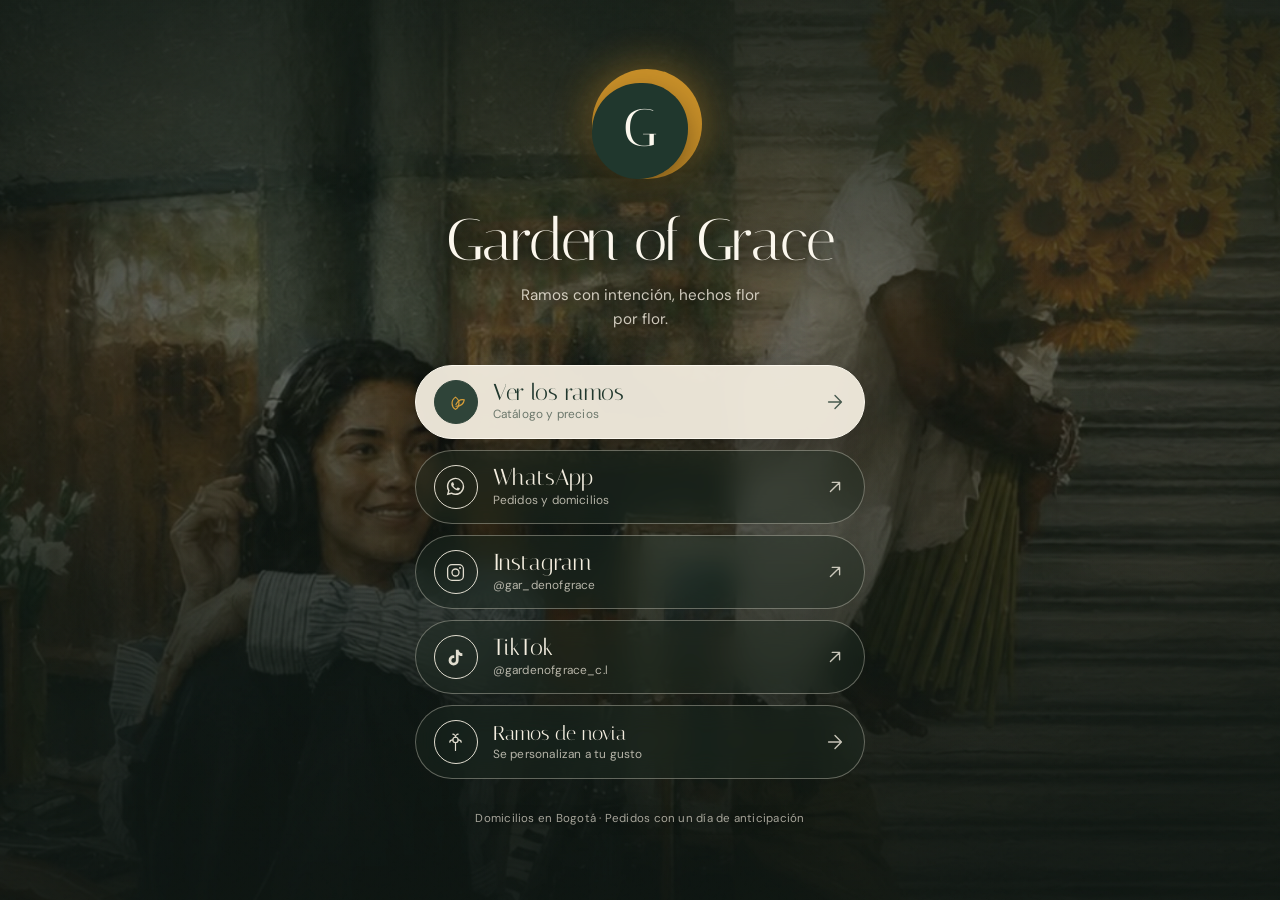
<file: index.html>
<!doctype html>
<html lang="es">
<head>
  <meta charset="UTF-8" />
  <meta name="viewport" content="width=device-width, initial-scale=1.0, viewport-fit=cover" />
  <meta name="theme-color" content="#20372d" />
  <meta name="description" content="Garden of Grace · Ramos con intención. Tienda, WhatsApp, Instagram y TikTok." />
  <title>Garden of Grace</title>
  <link rel="preconnect" href="https://fonts.googleapis.com" />
  <link rel="preconnect" href="https://fonts.gstatic.com" crossorigin />
  <link href="https://fonts.googleapis.com/css2?family=DM+Sans:wght@400;500;600&family=Italiana&display=swap" rel="stylesheet" />
  <link rel="preload" as="image" href="assets/portada.jpg" media="(min-width: 700px)" />
  <link rel="preload" as="image" href="assets/portada-movil.jpg" media="(max-width: 699px)" />
  <link rel="stylesheet" href="entrada.css" />
  <link rel="icon" type="image/svg+xml" href="data:image/svg+xml,%3Csvg xmlns='http://www.w3.org/2000/svg' viewBox='0 0 64 64'%3E%3Crect width='64' height='64' rx='32' fill='%2320372d'/%3E%3Cpath d='M33 47C22 40 21 25 31 17c9 7 10 19 2 30Zm1-10c5-9 12-12 19-10-1 9-8 14-19 14' fill='none' stroke='%23f2ead9' stroke-width='3' stroke-linecap='round'/%3E%3C/svg%3E" />
</head>
<body class="entrada">

  <!-- Fondo: la pintura, con deriva lenta -->
  <div class="lienzo" aria-hidden="true">
    <div class="lienzo-imagen"></div>
    <div class="lienzo-luz"></div>
    <div class="lienzo-velo"></div>
  </div>
  <div class="grano" aria-hidden="true"></div>

  <main class="escena">

    <header class="cabecera">
      <div class="sello">
        <span class="disco-sol" aria-hidden="true"></span>
        <span class="monograma" aria-hidden="true">G</span>
      </div>
      <h1>Garden of Grace</h1>
      <p class="lema">Ramos con intención, hechos flor por flor.</p>
    </header>

    <nav class="accesos" aria-label="Dónde encontrarnos">

      <a class="acceso destacado" href="tienda.html" style="--orden: 1">
        <span class="acceso-icono" aria-hidden="true">
          <svg viewBox="0 0 24 24" fill="none" stroke="currentColor" stroke-width="1.35" stroke-linecap="round" stroke-linejoin="round"><path d="M12 21c-5-3.3-5.5-10.2 0-14 5.5 3.8 5 10.7 0 14Z"/><path d="M12.5 15.5c2.4-4.6 6.2-6.3 9.5-5.3-.6 4.6-4.2 7.2-9.5 7.2"/></svg>
        </span>
        <span class="acceso-texto">
          <span class="acceso-titulo">Ver los ramos</span>
          <span class="acceso-nota">Catálogo y precios</span>
        </span>
        <span class="acceso-flecha" aria-hidden="true">
          <svg viewBox="0 0 24 24" fill="none" stroke="currentColor" stroke-width="1.5" stroke-linecap="round" stroke-linejoin="round"><path d="M5 12h13M12 5l7 7-7 7"/></svg>
        </span>
      </a>

      <a class="acceso" href="https://wa.me/573184531321?text=Hola%20Garden%20of%20Grace%2C%20quiero%20pedir%20un%20ramo" target="_blank" rel="noopener" style="--orden: 2">
        <span class="acceso-icono" aria-hidden="true">
          <svg viewBox="0 0 24 24" fill="currentColor"><path d="M12.04 2c-5.46 0-9.9 4.44-9.9 9.9 0 1.75.46 3.45 1.32 4.95L2.05 22l5.3-1.38a9.87 9.87 0 0 0 4.69 1.19h.01c5.45 0 9.89-4.44 9.89-9.9A9.82 9.82 0 0 0 19.05 5a9.82 9.82 0 0 0-7.01-3Zm0 18.05h-.01a8.2 8.2 0 0 1-4.18-1.15l-.3-.18-3.1.81.83-3.03-.2-.31a8.2 8.2 0 0 1-1.26-4.39 8.24 8.24 0 0 1 14.07-5.82 8.18 8.18 0 0 1 2.42 5.83 8.25 8.25 0 0 1-8.27 8.24Zm4.52-6.17c-.25-.13-1.47-.72-1.69-.81-.23-.08-.39-.12-.56.13-.16.24-.64.8-.78.97-.15.16-.29.18-.53.06-.25-.13-1.05-.39-1.99-1.23-.74-.66-1.23-1.47-1.38-1.71-.14-.25-.01-.38.11-.5.11-.11.25-.29.37-.44.13-.14.17-.25.25-.41.09-.17.04-.31-.02-.44-.06-.12-.56-1.34-.76-1.84-.2-.48-.41-.42-.56-.43h-.48c-.16 0-.43.06-.65.31-.23.25-.86.84-.86 2.05s.88 2.38 1 2.54c.12.17 1.73 2.64 4.19 3.7.59.26 1.04.41 1.4.52.59.19 1.12.16 1.55.1.47-.07 1.46-.6 1.67-1.18.2-.58.2-1.07.14-1.18-.06-.1-.22-.16-.47-.29Z"/></svg>
        </span>
        <span class="acceso-texto">
          <span class="acceso-titulo">WhatsApp</span>
          <span class="acceso-nota">Pedidos y domicilios</span>
        </span>
        <span class="acceso-flecha" aria-hidden="true">
          <svg viewBox="0 0 24 24" fill="none" stroke="currentColor" stroke-width="1.5" stroke-linecap="round" stroke-linejoin="round"><path d="M7 17 17 7M9 7h8v8"/></svg>
        </span>
      </a>

      <a class="acceso" href="https://instagram.com/gar_denofgrace" target="_blank" rel="noopener" style="--orden: 3">
        <span class="acceso-icono" aria-hidden="true">
          <svg viewBox="0 0 24 24" fill="none" stroke="currentColor" stroke-width="1.5"><rect x="3" y="3" width="18" height="18" rx="5"/><circle cx="12" cy="12" r="4"/><circle cx="17.2" cy="6.8" r="1.1" fill="currentColor" stroke="none"/></svg>
        </span>
        <span class="acceso-texto">
          <span class="acceso-titulo">Instagram</span>
          <span class="acceso-nota">@gar_denofgrace</span>
        </span>
        <span class="acceso-flecha" aria-hidden="true">
          <svg viewBox="0 0 24 24" fill="none" stroke="currentColor" stroke-width="1.5" stroke-linecap="round" stroke-linejoin="round"><path d="M7 17 17 7M9 7h8v8"/></svg>
        </span>
      </a>

      <a class="acceso" href="https://www.tiktok.com/@gardenofgrace_c.l" target="_blank" rel="noopener" style="--orden: 4">
        <span class="acceso-icono" aria-hidden="true">
          <svg viewBox="0 0 24 24" fill="currentColor"><path d="M16.6 5.82A4.28 4.28 0 0 1 15.54 3h-3.1v12.4a2.59 2.59 0 0 1-2.6 2.5 2.6 2.6 0 0 1 0-5.2c.27 0 .52.04.76.12v-3.2a5.9 5.9 0 0 0-.76-.05 5.72 5.72 0 1 0 5.72 5.72V9.01a7.35 7.35 0 0 0 4.29 1.38V7.28a4.29 4.29 0 0 1-3.25-1.46Z"/></svg>
        </span>
        <span class="acceso-texto">
          <span class="acceso-titulo">TikTok</span>
          <span class="acceso-nota">@gardenofgrace_c.l</span>
        </span>
        <span class="acceso-flecha" aria-hidden="true">
          <svg viewBox="0 0 24 24" fill="none" stroke="currentColor" stroke-width="1.5" stroke-linecap="round" stroke-linejoin="round"><path d="M7 17 17 7M9 7h8v8"/></svg>
        </span>
      </a>

      <a class="acceso sobrio" href="tienda.html#novias" style="--orden: 5">
        <span class="acceso-icono" aria-hidden="true">
          <svg viewBox="0 0 24 24" fill="none" stroke="currentColor" stroke-width="1.35" stroke-linecap="round" stroke-linejoin="round"><circle cx="12" cy="9" r="3"/><path d="M12 6c0-2 1.4-3.5 3-3.5M12 6c0-2-1.4-3.5-3-3.5M15 9c2 0 3.5 1.2 3.5 2.6M9 9c-2 0-3.5 1.2-3.5 2.6M12 12v9"/></svg>
        </span>
        <span class="acceso-texto">
          <span class="acceso-titulo">Ramos de novia</span>
          <span class="acceso-nota">Se personalizan a tu gusto</span>
        </span>
        <span class="acceso-flecha" aria-hidden="true">
          <svg viewBox="0 0 24 24" fill="none" stroke="currentColor" stroke-width="1.5" stroke-linecap="round" stroke-linejoin="round"><path d="M5 12h13M12 5l7 7-7 7"/></svg>
        </span>
      </a>

    </nav>

    <footer class="pie">
      <p>Domicilios en Bogotá · Pedidos con un día de anticipación</p>
    </footer>

  </main>

</body>
</html>
</file>
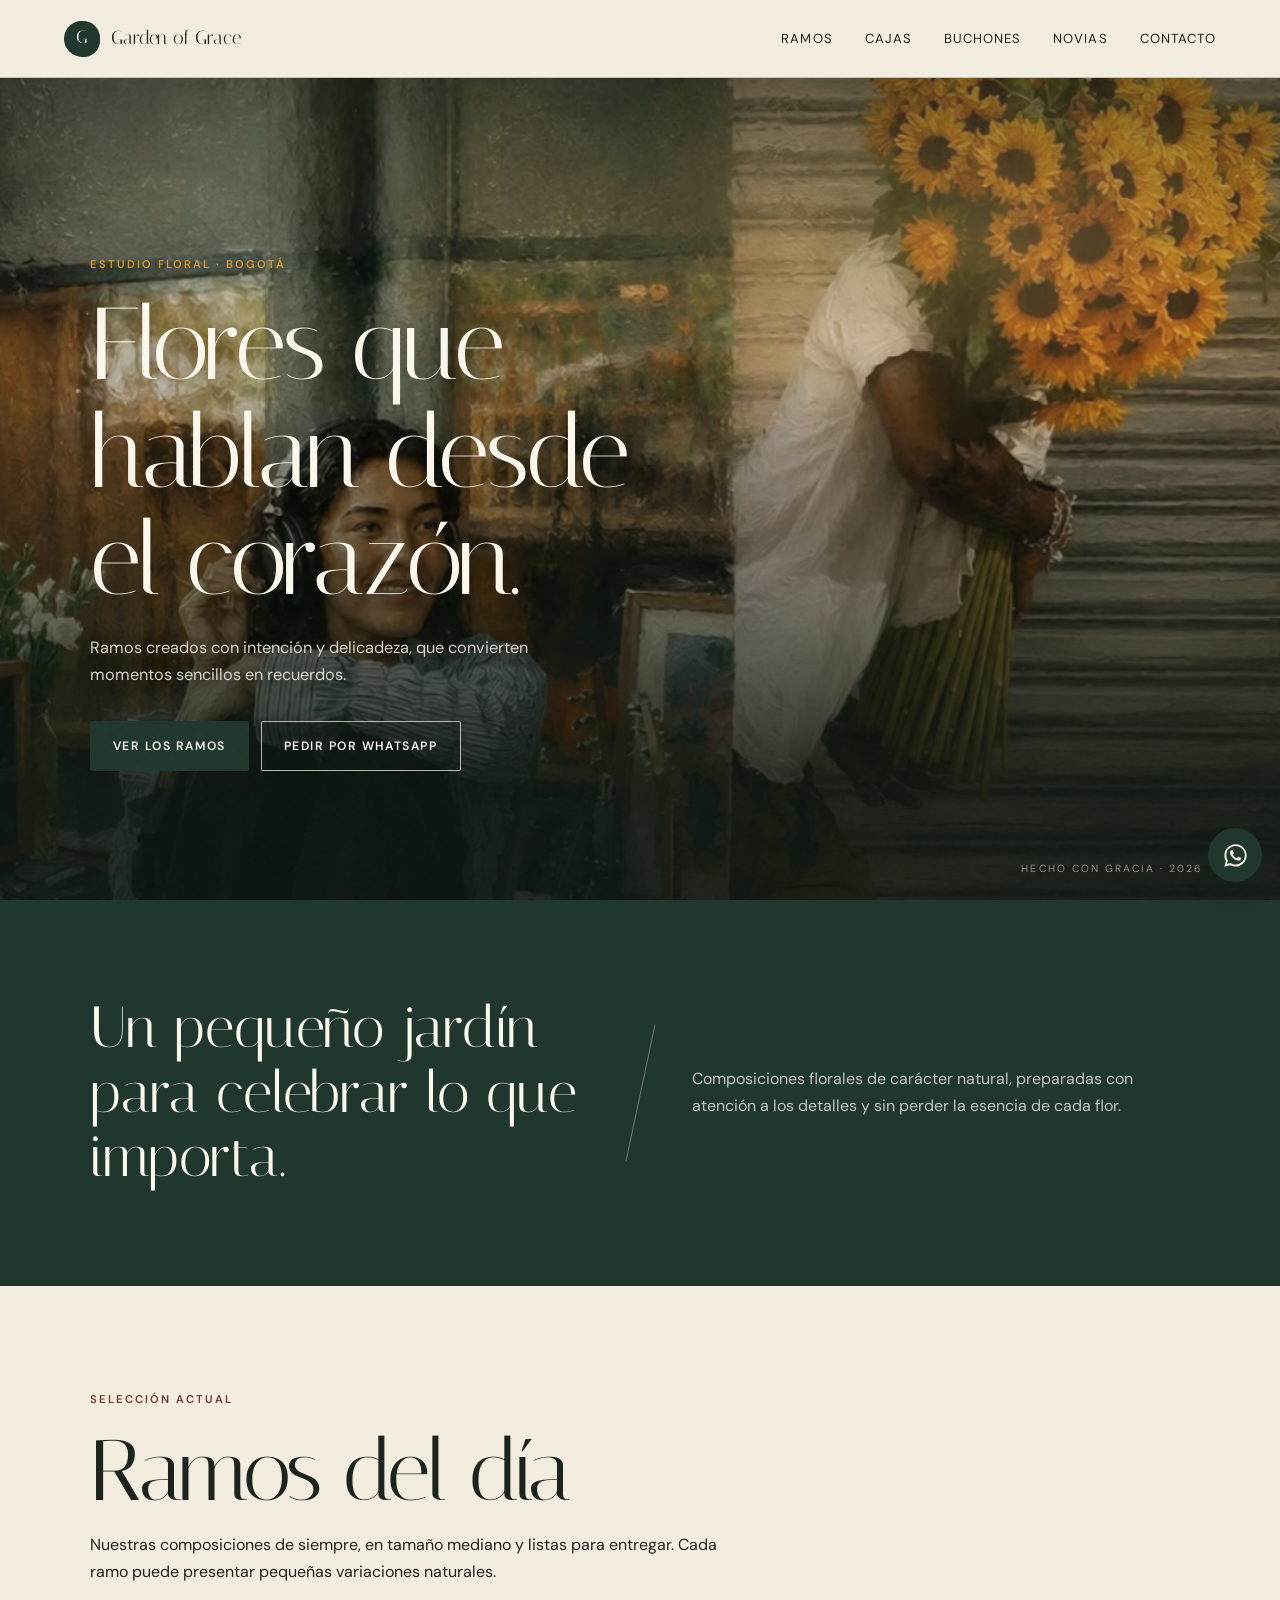
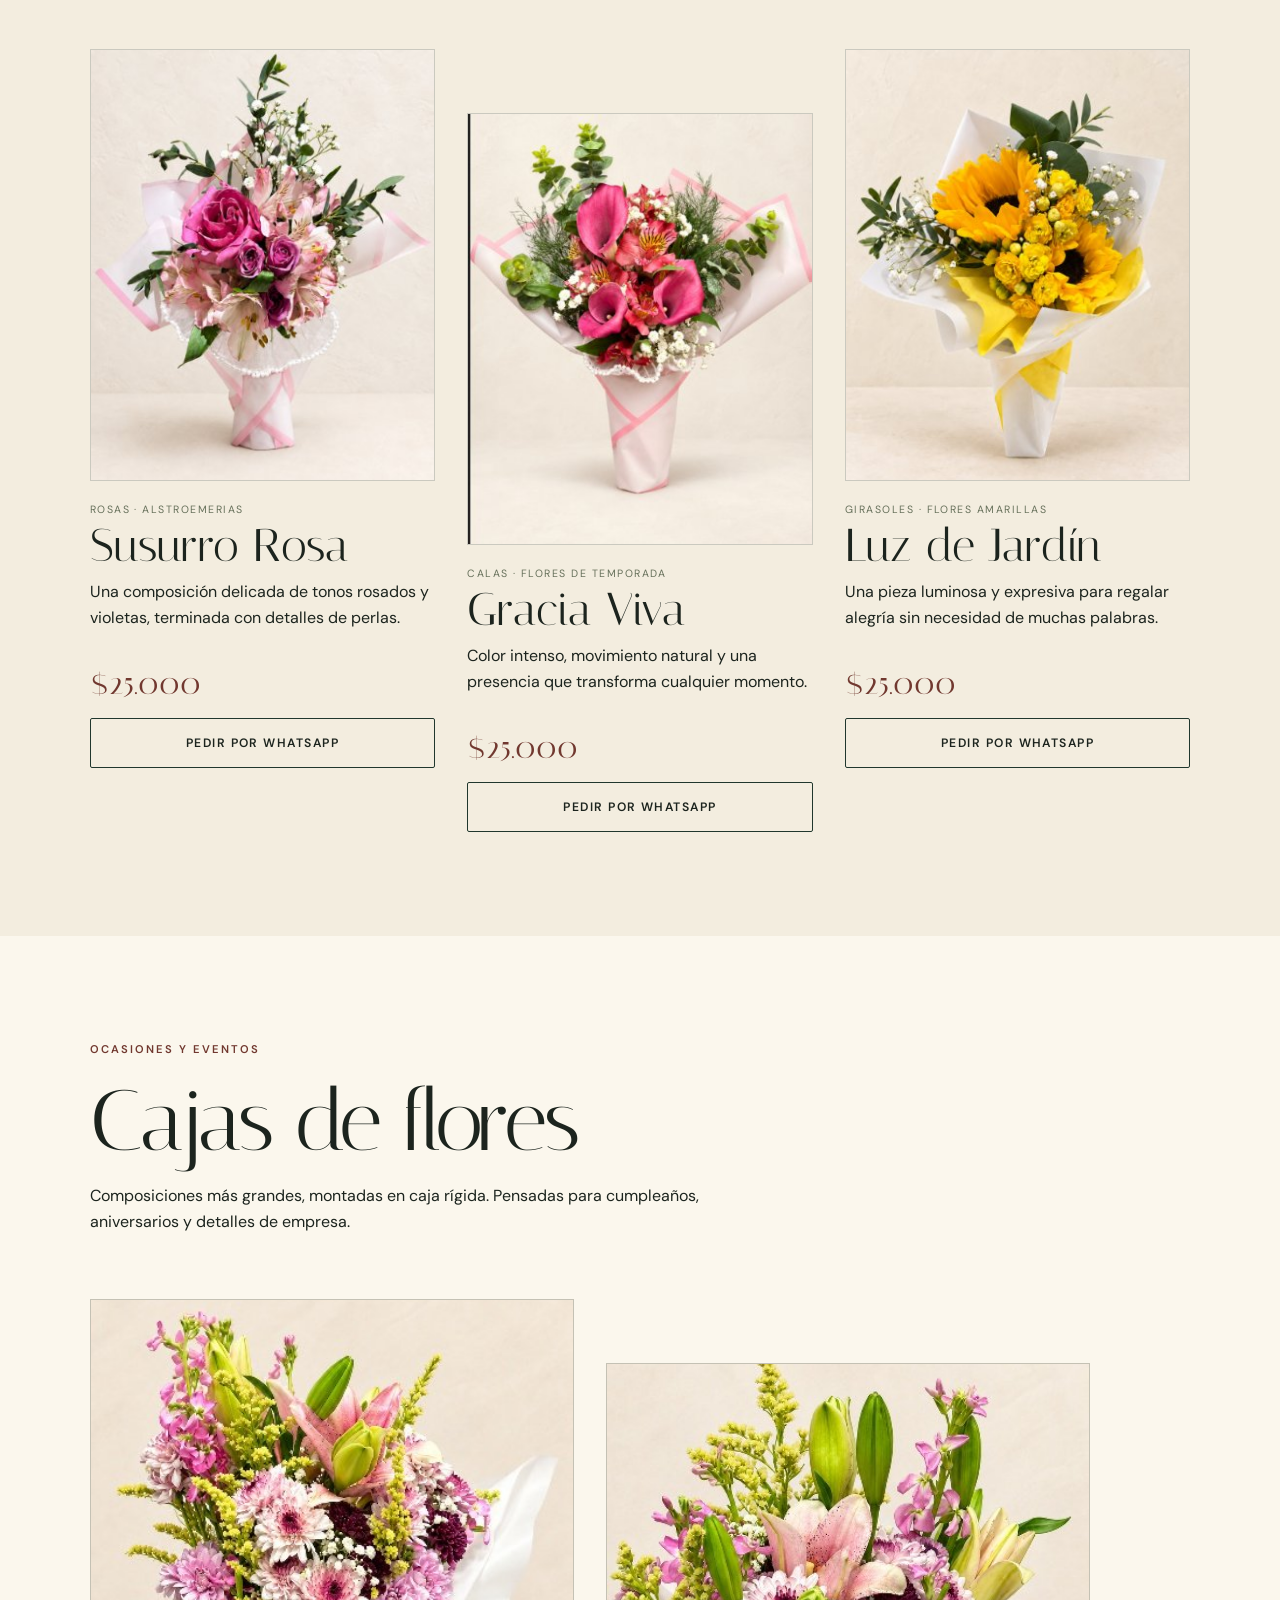
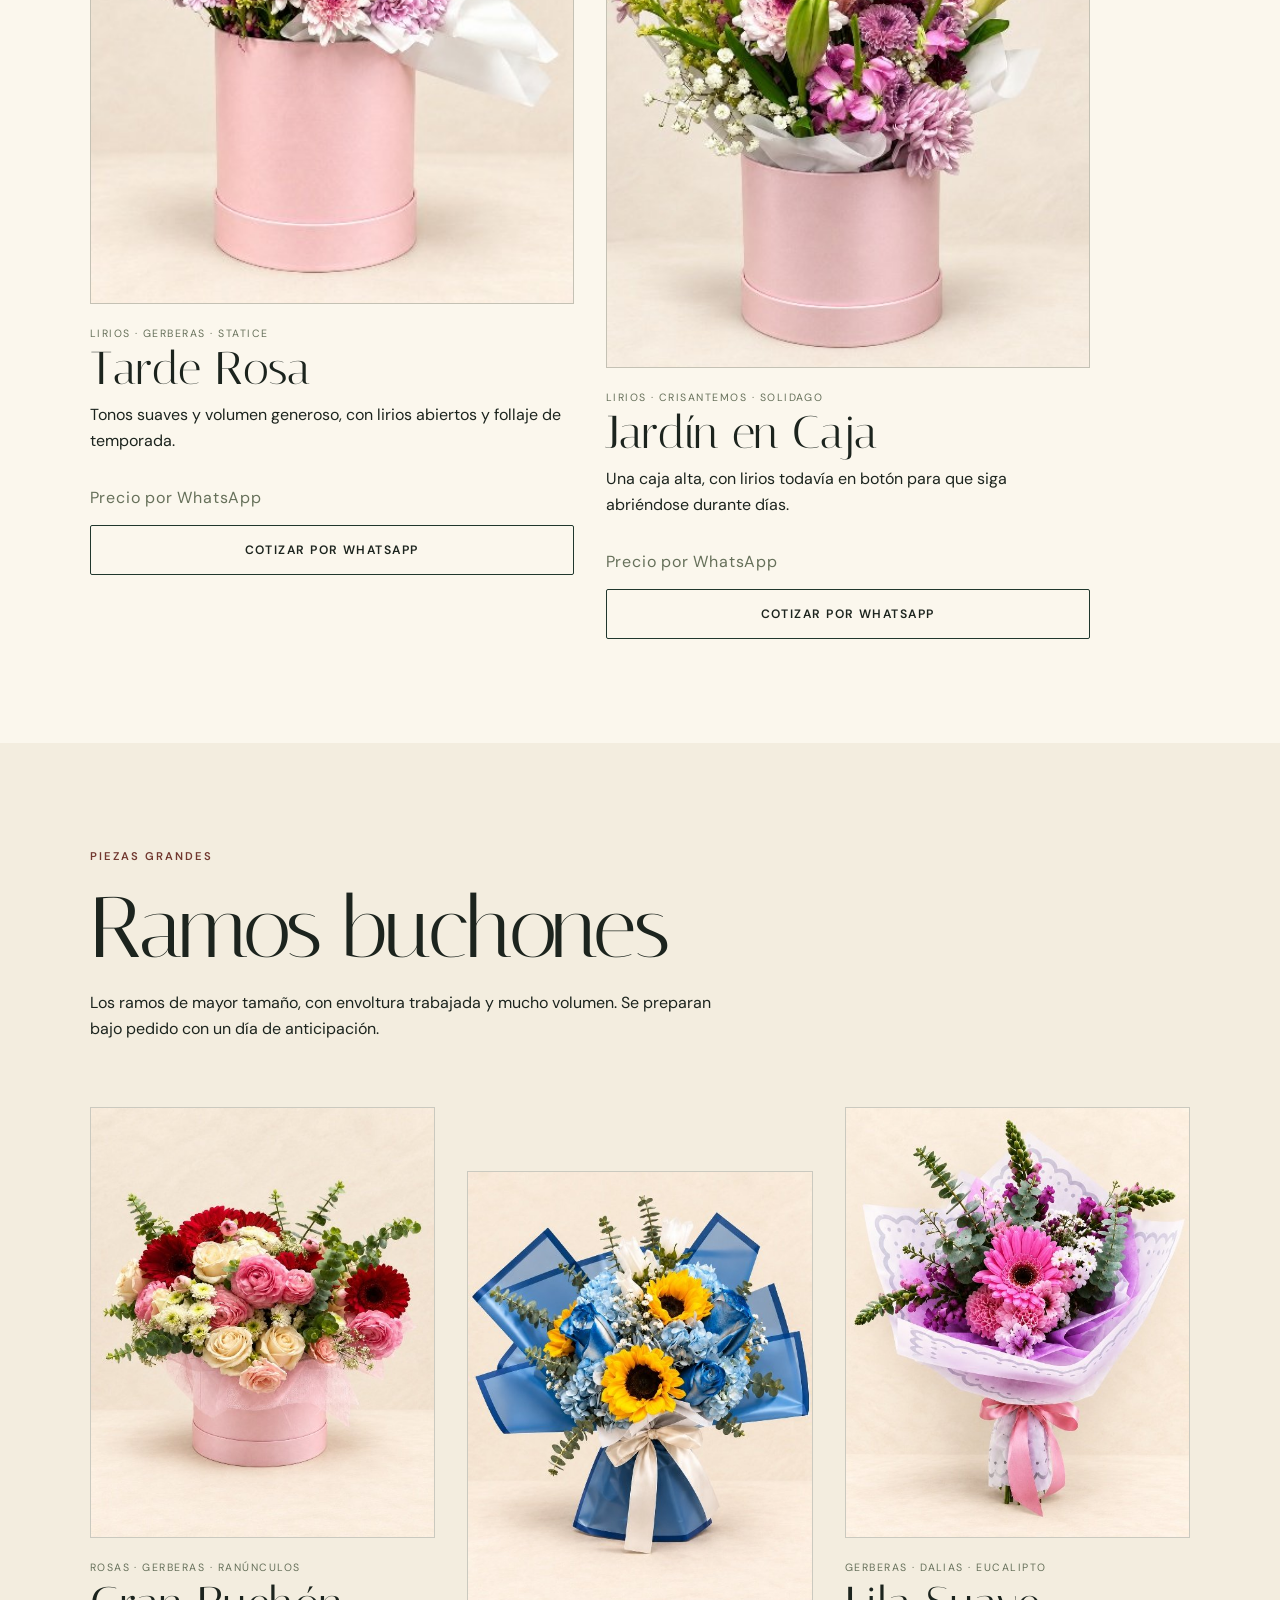
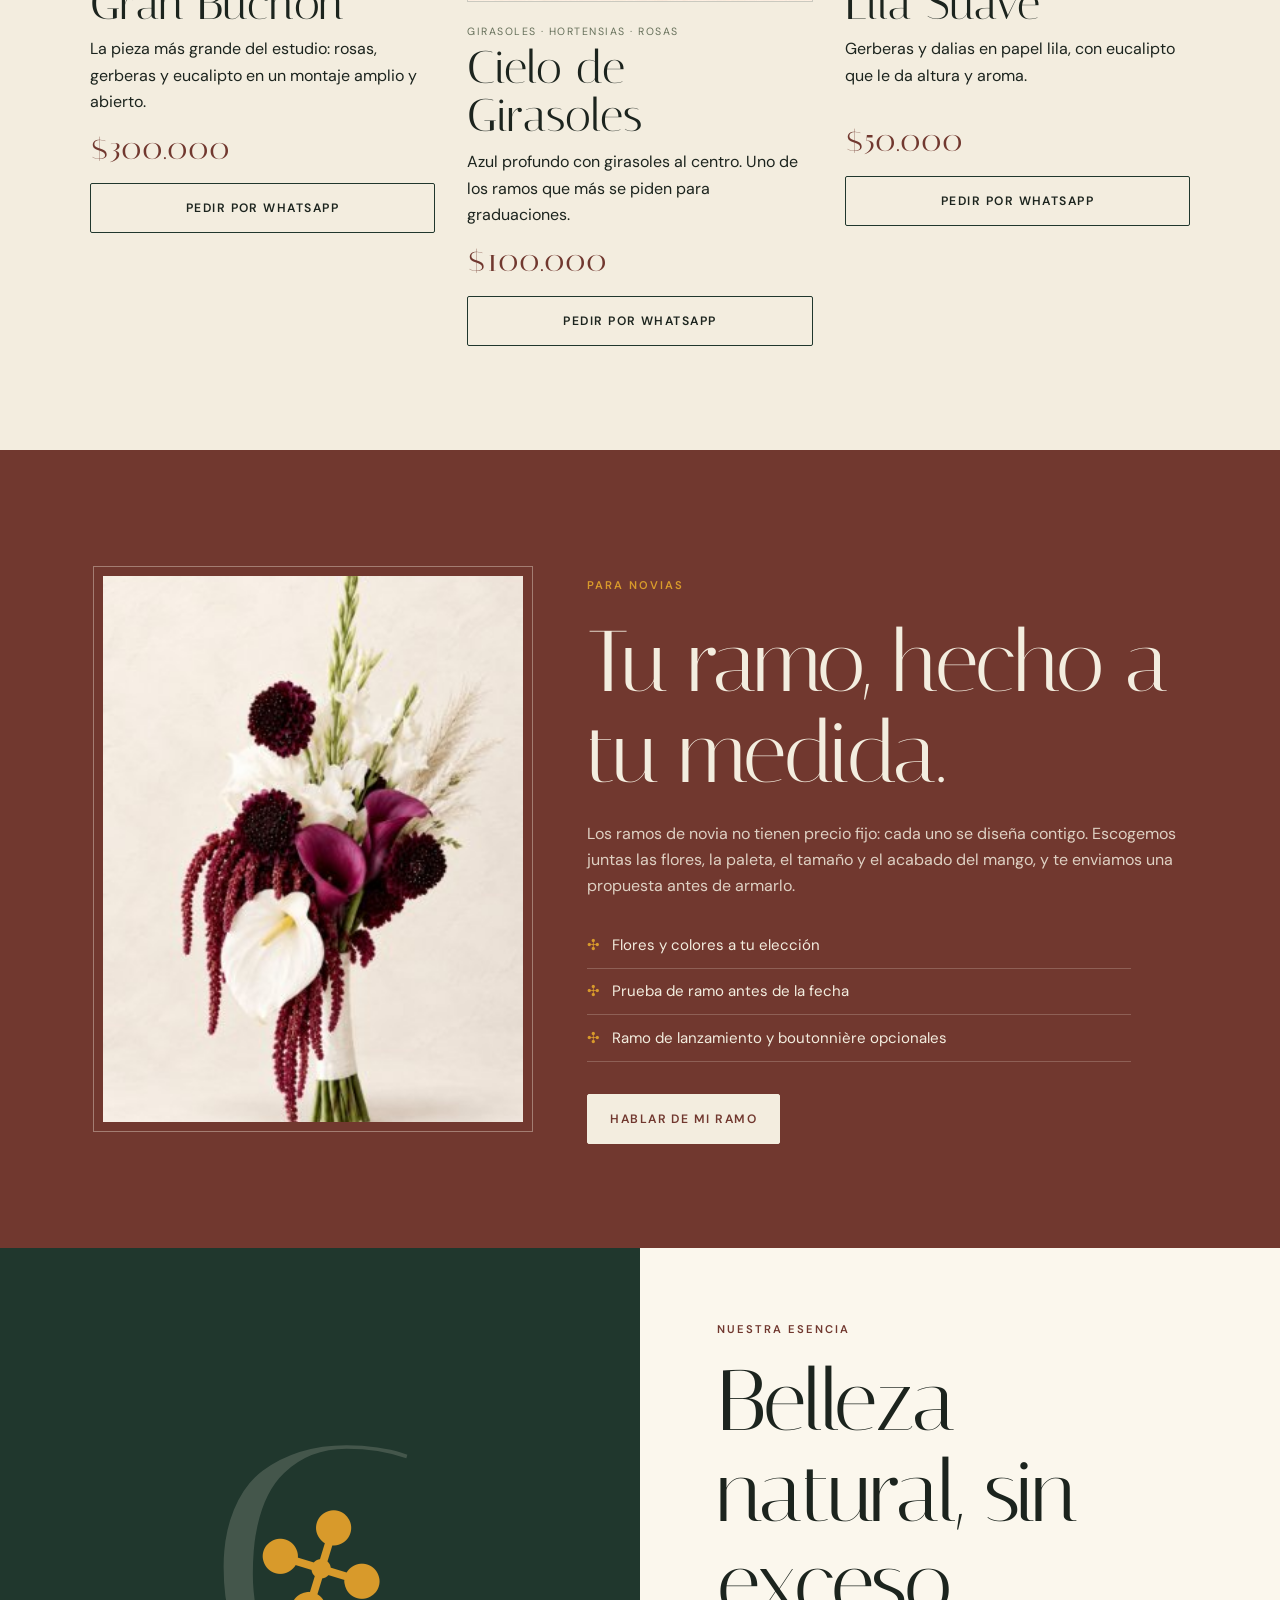
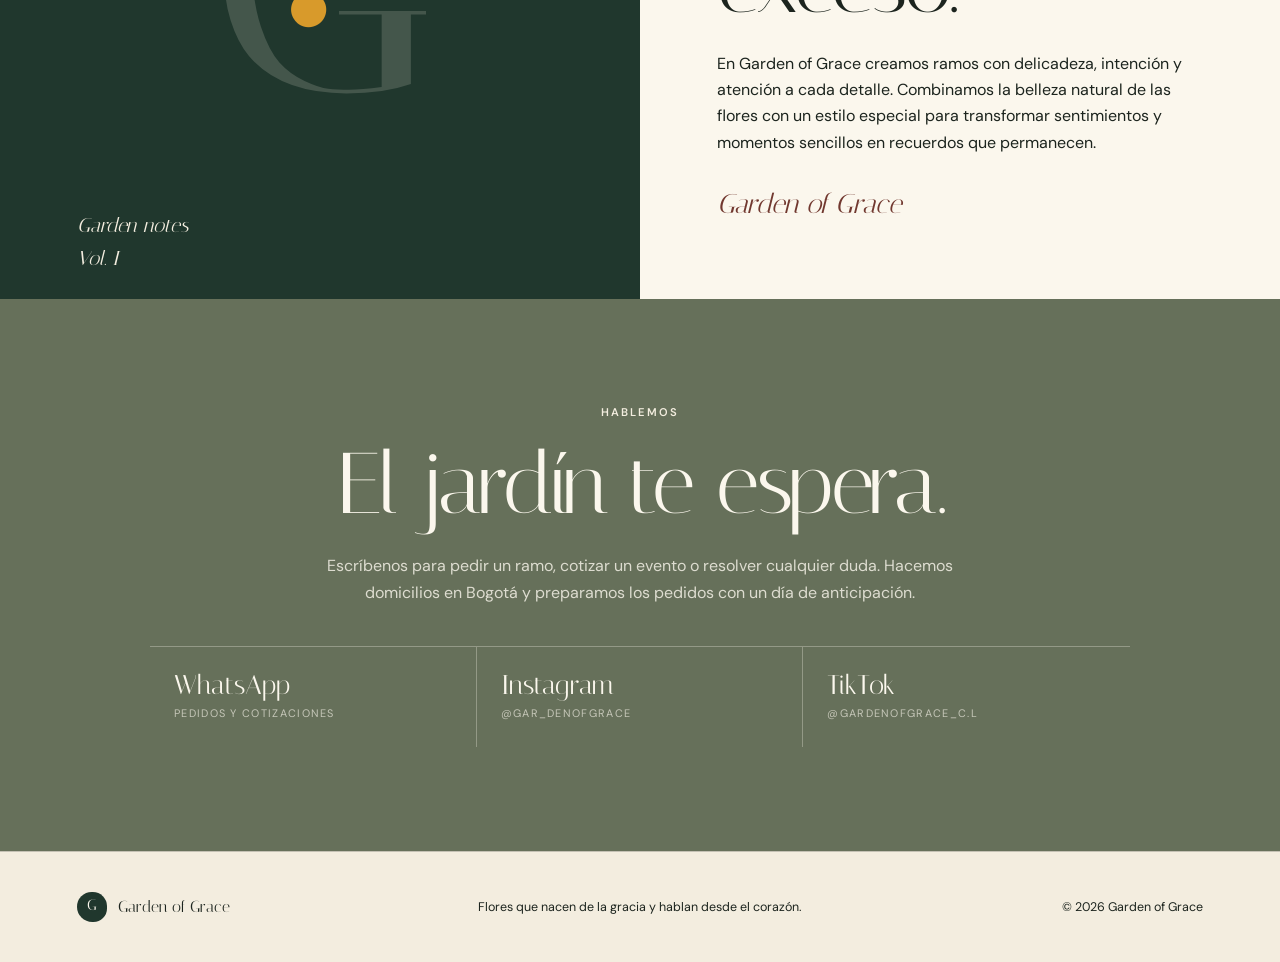
<file: tienda.html>
<!doctype html>
<html lang="es">
<head>
  <meta charset="UTF-8" />
  <meta name="viewport" content="width=device-width, initial-scale=1.0, viewport-fit=cover" />
  <meta name="theme-color" content="#20372d" />
  <meta name="description" content="Garden of Grace crea ramos con delicadeza, intención y atención a cada detalle. Domicilios en Bogotá." />
  <title>Garden of Grace | Ramos con intención</title>
  <link rel="preconnect" href="https://fonts.googleapis.com" />
  <link rel="preconnect" href="https://fonts.gstatic.com" crossorigin />
  <link href="https://fonts.googleapis.com/css2?family=DM+Sans:wght@400;500;600&family=Italiana&display=swap" rel="stylesheet" />
  <link rel="stylesheet" href="styles.css" />
  <link rel="icon" type="image/svg+xml" href="data:image/svg+xml,%3Csvg xmlns='http://www.w3.org/2000/svg' viewBox='0 0 64 64'%3E%3Crect width='64' height='64' rx='32' fill='%2320372d'/%3E%3Cpath d='M33 47C22 40 21 25 31 17c9 7 10 19 2 30Zm1-10c5-9 12-12 19-10-1 9-8 14-19 14' fill='none' stroke='%23f2ead9' stroke-width='3' stroke-linecap='round'/%3E%3C/svg%3E" />
</head>
<body>
  <div class="grain" aria-hidden="true"></div>

  <header class="site-header">
    <a class="brand" href="index.html" aria-label="Garden of Grace, portada">
      <span class="brand-mark">G</span>
      <span>Garden of Grace</span>
    </a>
    <button class="menu-button" aria-expanded="false" aria-controls="main-nav">
      <span class="menu-lines" aria-hidden="true"><i></i><i></i></span>
      <span class="menu-word">Menú</span>
    </button>
    <nav id="main-nav" aria-label="Navegación principal">
      <a href="#ramos">Ramos</a>
      <a href="#cajas">Cajas</a>
      <a href="#buchones">Buchones</a>
      <a href="#novias">Novias</a>
      <a href="#contacto">Contacto</a>
    </nav>
  </header>

  <main>

    <!-- HERO con la pintura -->
    <section class="hero" id="inicio">
      <div class="hero-lienzo">
        <div class="hero-lienzo-img" aria-hidden="true"></div>
        <div class="hero-lienzo-velo" aria-hidden="true"></div>
      </div>
      <div class="hero-copy">
        <p class="eyebrow">Estudio floral · Bogotá</p>
        <h1>Flores que hablan desde el corazón.</h1>
        <p class="hero-text">Ramos creados con intención y delicadeza, que convierten momentos sencillos en recuerdos.</p>
        <div class="hero-acciones">
          <a class="button primary" href="#ramos">Ver los ramos</a>
          <a class="button outline claro" href="https://wa.me/573184531321?text=Hola%20Garden%20of%20Grace%2C%20quiero%20pedir%20un%20ramo" target="_blank" rel="noopener">Pedir por WhatsApp</a>
        </div>
      </div>
      <p class="hero-firma">Hecho con gracia · <span class="anio"></span></p>
    </section>

    <section class="manifesto" aria-label="Presentación">
      <p>Un pequeño jardín para celebrar lo que importa.</p>
      <span class="botanical-line" aria-hidden="true"></span>
      <p class="manifesto-detail">Composiciones florales de carácter natural, preparadas con atención a los detalles y sin perder la esencia de cada flor.</p>
    </section>

    <!-- RAMOS DEL DÍA -->
    <section class="catalog" id="ramos">
      <div class="section-heading reveal">
        <p class="eyebrow">Selección actual</p>
        <h2>Ramos del día</h2>
        <p>Nuestras composiciones de siempre, en tamaño mediano y listas para entregar. Cada ramo puede presentar pequeñas variaciones naturales.</p>
      </div>

      <div class="bouquet-grid">

        <article class="bouquet-card reveal">
          <div class="card-image"><img src="assets/ramo-rosas.jpg" alt="Ramo de rosas fucsia con alstroemerias rosadas" loading="lazy" /></div>
          <div class="card-copy">
            <p class="card-type">Rosas · Alstroemerias</p>
            <h3>Susurro Rosa</h3>
            <p class="card-text">Una composición delicada de tonos rosados y violetas, terminada con detalles de perlas.</p>
            <p class="price">$25.000</p>
            <a class="button outline" href="https://wa.me/573184531321?text=Hola%2C%20quiero%20pedir%20el%20ramo%20Susurro%20Rosa%20(%2425.000)" target="_blank" rel="noopener">Pedir por WhatsApp</a>
          </div>
        </article>

        <article class="bouquet-card offset reveal">
          <div class="card-image"><img src="assets/ramo-calas.jpg" alt="Ramo de calas fucsia y alstroemerias" loading="lazy" /></div>
          <div class="card-copy">
            <p class="card-type">Calas · Flores de temporada</p>
            <h3>Gracia Viva</h3>
            <p class="card-text">Color intenso, movimiento natural y una presencia que transforma cualquier momento.</p>
            <p class="price">$25.000</p>
            <a class="button outline" href="https://wa.me/573184531321?text=Hola%2C%20quiero%20pedir%20el%20ramo%20Gracia%20Viva%20(%2425.000)" target="_blank" rel="noopener">Pedir por WhatsApp</a>
          </div>
        </article>

        <article class="bouquet-card reveal">
          <div class="card-image"><img src="assets/ramo-girasoles.jpg" alt="Ramo de girasoles con flores amarillas" loading="lazy" /></div>
          <div class="card-copy">
            <p class="card-type">Girasoles · Flores amarillas</p>
            <h3>Luz de Jardín</h3>
            <p class="card-text">Una pieza luminosa y expresiva para regalar alegría sin necesidad de muchas palabras.</p>
            <p class="price">$25.000</p>
            <a class="button outline" href="https://wa.me/573184531321?text=Hola%2C%20quiero%20pedir%20el%20ramo%20Luz%20de%20Jard%C3%ADn%20(%2425.000)" target="_blank" rel="noopener">Pedir por WhatsApp</a>
          </div>
        </article>

      </div>
    </section>

    <!-- CAJAS -->
    <section class="catalog alt" id="cajas">
      <div class="section-heading reveal">
        <p class="eyebrow">Ocasiones y eventos</p>
        <h2>Cajas de flores</h2>
        <p>Composiciones más grandes, montadas en caja rígida. Pensadas para cumpleaños, aniversarios y detalles de empresa.</p>
      </div>

      <div class="bouquet-grid duo">

        <article class="bouquet-card reveal">
          <div class="card-image"><img src="assets/caja-lirios.jpg" alt="Caja rosada con lirios, gerberas y astromelias" loading="lazy" /></div>
          <div class="card-copy">
            <p class="card-type">Lirios · Gerberas · Statice</p>
            <h3>Tarde Rosa</h3>
            <p class="card-text">Tonos suaves y volumen generoso, con lirios abiertos y follaje de temporada.</p>
            <p class="price soft">Precio por WhatsApp</p>
            <a class="button outline" href="https://wa.me/573184531321?text=Hola%2C%20quiero%20cotizar%20la%20caja%20Tarde%20Rosa" target="_blank" rel="noopener">Cotizar por WhatsApp</a>
          </div>
        </article>

        <article class="bouquet-card offset reveal">
          <div class="card-image"><img src="assets/caja-jardin.jpg" alt="Caja rosada con lirios, crisantemos y flores lilas" loading="lazy" /></div>
          <div class="card-copy">
            <p class="card-type">Lirios · Crisantemos · Solidago</p>
            <h3>Jardín en Caja</h3>
            <p class="card-text">Una caja alta, con lirios todavía en botón para que siga abriéndose durante días.</p>
            <p class="price soft">Precio por WhatsApp</p>
            <a class="button outline" href="https://wa.me/573184531321?text=Hola%2C%20quiero%20cotizar%20la%20caja%20Jard%C3%ADn%20en%20Caja" target="_blank" rel="noopener">Cotizar por WhatsApp</a>
          </div>
        </article>

      </div>
    </section>

    <!-- BUCHONES -->
    <section class="catalog" id="buchones">
      <div class="section-heading reveal">
        <p class="eyebrow">Piezas grandes</p>
        <h2>Ramos buchones</h2>
        <p>Los ramos de mayor tamaño, con envoltura trabajada y mucho volumen. Se preparan bajo pedido con un día de anticipación.</p>
      </div>

      <div class="bouquet-grid">

        <article class="bouquet-card reveal">
          <div class="card-image"><img src="assets/buchon-rosas.jpg" alt="Arreglo grande con rosas, gerberas rojas y eucalipto en caja rosada" loading="lazy" /></div>
          <div class="card-copy">
            <p class="card-type">Rosas · Gerberas · Ranúnculos</p>
            <h3>Gran Buchón</h3>
            <p class="card-text">La pieza más grande del estudio: rosas, gerberas y eucalipto en un montaje amplio y abierto.</p>
            <p class="price">$300.000</p>
            <a class="button outline" href="https://wa.me/573184531321?text=Hola%2C%20quiero%20pedir%20el%20Gran%20Buch%C3%B3n%20(%24300.000)" target="_blank" rel="noopener">Pedir por WhatsApp</a>
          </div>
        </article>

        <article class="bouquet-card offset reveal">
          <div class="card-image"><img src="assets/buchon-azul.jpg" alt="Ramo buchón azul con girasoles, hortensias y rosas azules" loading="lazy" /></div>
          <div class="card-copy">
            <p class="card-type">Girasoles · Hortensias · Rosas</p>
            <h3>Cielo de Girasoles</h3>
            <p class="card-text">Azul profundo con girasoles al centro. Uno de los ramos que más se piden para graduaciones.</p>
            <p class="price">$100.000</p>
            <a class="button outline" href="https://wa.me/573184531321?text=Hola%2C%20quiero%20pedir%20el%20ramo%20Cielo%20de%20Girasoles%20(%24100.000)" target="_blank" rel="noopener">Pedir por WhatsApp</a>
          </div>
        </article>

        <article class="bouquet-card reveal">
          <div class="card-image"><img src="assets/ramo-gerberas.jpg" alt="Ramo de gerberas rosadas, dalias y eucalipto con papel lila" loading="lazy" /></div>
          <div class="card-copy">
            <p class="card-type">Gerberas · Dalias · Eucalipto</p>
            <h3>Lila Suave</h3>
            <p class="card-text">Gerberas y dalias en papel lila, con eucalipto que le da altura y aroma.</p>
            <p class="price">$50.000</p>
            <a class="button outline" href="https://wa.me/573184531321?text=Hola%2C%20quiero%20pedir%20el%20ramo%20Lila%20Suave%20(%2450.000)" target="_blank" rel="noopener">Pedir por WhatsApp</a>
          </div>
        </article>

      </div>
    </section>

    <!-- NOVIAS -->
    <section class="brides" id="novias">
      <figure class="brides-photo reveal">
        <img src="assets/novias-burdeos.jpg" alt="Ramo de novia con calas burdeos, anturios blancos y amaranto colgante" loading="lazy" />
      </figure>
      <div class="brides-copy reveal">
        <p class="eyebrow">Para novias</p>
        <h2>Tu ramo, hecho a tu medida.</h2>
        <p>Los ramos de novia no tienen precio fijo: cada uno se diseña contigo. Escogemos juntas las flores, la paleta, el tamaño y el acabado del mango, y te enviamos una propuesta antes de armarlo.</p>
        <ul class="brides-list">
          <li>Flores y colores a tu elección</li>
          <li>Prueba de ramo antes de la fecha</li>
          <li>Ramo de lanzamiento y boutonnière opcionales</li>
        </ul>
        <a class="button primary claro" href="https://wa.me/573184531321?text=Hola%2C%20me%20caso%20y%20quiero%20cotizar%20mi%20ramo%20de%20novia" target="_blank" rel="noopener">Hablar de mi ramo</a>
      </div>
    </section>

    <section class="essence" id="esencia">
      <div class="essence-art reveal" aria-hidden="true">
        <span class="big-letter">G</span>
        <span class="pressed-flower">✣</span>
        <p>Garden notes<br />Vol. I</p>
      </div>
      <div class="essence-copy reveal">
        <p class="eyebrow">Nuestra esencia</p>
        <h2>Belleza natural, sin exceso.</h2>
        <p>En Garden of Grace creamos ramos con delicadeza, intención y atención a cada detalle. Combinamos la belleza natural de las flores con un estilo especial para transformar sentimientos y momentos sencillos en recuerdos que permanecen.</p>
        <p class="signature">Garden of Grace</p>
      </div>
    </section>

    <section class="contact" id="contacto">
      <p class="eyebrow">Hablemos</p>
      <h2>El jardín te espera.</h2>
      <p>Escríbenos para pedir un ramo, cotizar un evento o resolver cualquier duda. Hacemos domicilios en Bogotá y preparamos los pedidos con un día de anticipación.</p>
      <div class="social-row">
        <a href="https://wa.me/573184531321?text=Hola%20Garden%20of%20Grace" target="_blank" rel="noopener"><span>WhatsApp</span><small>Pedidos y cotizaciones</small></a>
        <a href="https://instagram.com/gar_denofgrace" target="_blank" rel="noopener"><span>Instagram</span><small>@gar_denofgrace</small></a>
        <a href="https://www.tiktok.com/@gardenofgrace_c.l" target="_blank" rel="noopener"><span>TikTok</span><small>@gardenofgrace_c.l</small></a>
      </div>
    </section>

  </main>

  <footer>
    <a class="brand footer-brand" href="index.html"><span class="brand-mark">G</span><span>Garden of Grace</span></a>
    <p>Flores que nacen de la gracia y hablan desde el corazón.</p>
    <p class="footer-year">© <span class="anio"></span> Garden of Grace</p>
  </footer>

  <a class="wa-flotante" href="https://wa.me/573184531321?text=Hola%20Garden%20of%20Grace" target="_blank" rel="noopener" aria-label="Escribir por WhatsApp">
    <svg viewBox="0 0 24 24" fill="currentColor" aria-hidden="true"><path d="M12.04 2c-5.46 0-9.9 4.44-9.9 9.9 0 1.75.46 3.45 1.32 4.95L2.05 22l5.3-1.38a9.87 9.87 0 0 0 4.69 1.19h.01c5.45 0 9.89-4.44 9.89-9.9A9.82 9.82 0 0 0 19.05 5a9.82 9.82 0 0 0-7.01-3Zm0 18.05h-.01a8.2 8.2 0 0 1-4.18-1.15l-.3-.18-3.1.81.83-3.03-.2-.31a8.2 8.2 0 0 1-1.26-4.39 8.24 8.24 0 0 1 14.07-5.82 8.18 8.18 0 0 1 2.42 5.83 8.25 8.25 0 0 1-8.27 8.24Zm4.52-6.17c-.25-.13-1.47-.72-1.69-.81-.23-.08-.39-.12-.56.13-.16.24-.64.8-.78.97-.15.16-.29.18-.53.06-.25-.13-1.05-.39-1.99-1.23-.74-.66-1.23-1.47-1.38-1.71-.14-.25-.01-.38.11-.5.11-.11.25-.29.37-.44.13-.14.17-.25.25-.41.09-.17.04-.31-.02-.44-.06-.12-.56-1.34-.76-1.84-.2-.48-.41-.42-.56-.43h-.48c-.16 0-.43.06-.65.31-.23.25-.86.84-.86 2.05s.88 2.38 1 2.54c.12.17 1.73 2.64 4.19 3.7.59.26 1.04.41 1.4.52.59.19 1.12.16 1.55.1.47-.07 1.46-.6 1.67-1.18.2-.58.2-1.07.14-1.18-.06-.1-.22-.16-.47-.29Z"/></svg>
  </a>

  <script src="script.js"></script>
</body>
</html>
</file>
<file: entrada.css>
:root {
  --ink: #1c241e;
  --forest: #20372d;
  --olive: #66705a;
  --cream: #f3eddf;
  --paper: #fbf7ed;
  --ochre: #d89a2b;
  --burgundy: #71382f;
  --serif: "Italiana", Georgia, serif;
  --sans: "DM Sans", Arial, sans-serif;
}

* { box-sizing: border-box; }

html { height: 100%; }

body.entrada {
  margin: 0;
  min-height: 100svh;
  color: var(--cream);
  background: #16211b;
  font-family: var(--sans);
  font-size: 16px;
  line-height: 1.55;
  overflow-x: hidden;
  display: flex;
  align-items: center;
  justify-content: center;
  padding:
    calc(2.5rem + env(safe-area-inset-top)) 1.15rem
    calc(2.5rem + env(safe-area-inset-bottom));
}

a { color: inherit; text-decoration: none; -webkit-tap-highlight-color: transparent; }

/* ---------- Fondo: la pintura ---------- */

.lienzo {
  position: fixed;
  inset: 0;
  z-index: 0;
  overflow: hidden;
}

.lienzo-imagen {
  position: absolute;
  inset: -4%;
  background-image: url("assets/portada-movil.jpg");
  background-size: cover;
  background-position: 62% 30%;
  transform-origin: 62% 32%;
  animation: deriva 34s ease-in-out infinite alternate;
  will-change: transform;
}

@keyframes deriva {
  from { transform: scale(1.04) translate3d(0, 0, 0); }
  to   { transform: scale(1.14) translate3d(-1.4%, -2.2%, 0); }
}

/* Luz cálida que respira, como sol entrando por la ventana */
.lienzo-luz {
  position: absolute;
  inset: -20%;
  background: radial-gradient(38% 34% at 72% 24%, rgba(255, 206, 110, .42), transparent 68%);
  mix-blend-mode: screen;
  animation: respira 11s ease-in-out infinite alternate;
  will-change: opacity, transform;
}

@keyframes respira {
  from { opacity: .45; transform: scale(1); }
  to   { opacity: .9;  transform: scale(1.08); }
}

/* Velo que oscurece para que el texto se lea */
.lienzo-velo {
  position: absolute;
  inset: 0;
  background:
    radial-gradient(78% 58% at 50% 42%, rgba(18, 27, 22, .30) 0%, rgba(14, 22, 18, .74) 100%),
    linear-gradient(180deg, rgba(18, 30, 24, .62) 0%, rgba(20, 32, 25, .30) 34%, rgba(14, 22, 18, .82) 100%);
}

.grano {
  position: fixed;
  inset: 0;
  z-index: 2;
  pointer-events: none;
  opacity: .30;
  mix-blend-mode: overlay;
  background-image: url("data:image/svg+xml,%3Csvg viewBox='0 0 180 180' xmlns='http://www.w3.org/2000/svg'%3E%3Cfilter id='n'%3E%3CfeTurbulence type='fractalNoise' baseFrequency='.9' numOctaves='3' stitchTiles='stitch'/%3E%3C/filter%3E%3Crect width='100%25' height='100%25' filter='url(%23n)' opacity='.12'/%3E%3C/svg%3E");
}

/* ---------- Contenido ---------- */

.escena {
  position: relative;
  z-index: 3;
  width: 100%;
  max-width: 430px;
}

.cabecera { text-align: center; }

.sello {
  position: relative;
  width: 118px;
  height: 118px;
  margin: 0 auto 1.3rem;
  display: grid;
  place-items: center;
  animation: entra .9s cubic-bezier(.2,.75,.25,1) both;
}

.disco-sol {
  position: absolute;
  inset: 4px;
  border-radius: 50%;
  background: var(--ochre);
  opacity: .92;
  transform: translate(7px, -7px);
  box-shadow: 0 0 44px rgba(216, 154, 43, .55);
}

.monograma {
  position: relative;
  width: 96px;
  height: 96px;
  display: grid;
  place-items: center;
  border-radius: 50% 47% 52% 48%;
  background: var(--forest);
  color: var(--paper);
  font-family: var(--serif);
  font-size: 3.3rem;
  line-height: 1;
  padding-bottom: .35rem;
  box-shadow: 0 14px 34px rgba(0, 0, 0, .40);
}

.cabecera h1 {
  margin: 0;
  font-family: var(--serif);
  font-weight: 400;
  font-size: clamp(2.7rem, 11.5vw, 3.7rem);
  line-height: 1;
  letter-spacing: -.015em;
  color: var(--paper);
  text-shadow: 0 2px 26px rgba(12, 20, 15, .75);
  animation: entra .9s cubic-bezier(.2,.75,.25,1) .1s both;
}

.lema {
  margin: .85rem auto 2.1rem;
  max-width: 26ch;
  font-size: .95rem;
  color: rgba(243, 237, 223, .82);
  text-shadow: 0 1px 14px rgba(12, 20, 15, .8);
  animation: entra .9s cubic-bezier(.2,.75,.25,1) .18s both;
}

@keyframes entra {
  from { opacity: 0; transform: translateY(16px); }
  to   { opacity: 1; transform: none; }
}

/* ---------- Accesos ---------- */

.accesos { display: grid; gap: .7rem; }

.acceso {
  position: relative;
  display: grid;
  grid-template-columns: 44px 1fr 22px;
  align-items: center;
  gap: .95rem;
  min-height: 68px;
  padding: .75rem 1.1rem;
  border: 1px solid rgba(243, 237, 223, .34);
  border-radius: 999px;
  background: rgba(30, 44, 35, .42);
  -webkit-backdrop-filter: blur(14px) saturate(1.1);
  backdrop-filter: blur(14px) saturate(1.1);
  color: var(--cream);
  transition: transform .22s ease, background .22s ease, border-color .22s ease, box-shadow .22s ease;
  animation: entra .8s cubic-bezier(.2,.75,.25,1) calc(.22s + var(--orden) * .07s) both;
}

.acceso:hover,
.acceso:focus-visible {
  transform: translateY(-2px);
  background: rgba(243, 237, 223, .94);
  border-color: var(--paper);
  color: var(--forest);
  box-shadow: 0 12px 30px rgba(0, 0, 0, .34);
}

.acceso:active { transform: translateY(0) scale(.988); }
.acceso:focus-visible { outline: 2px solid var(--ochre); outline-offset: 3px; }

.acceso-icono {
  width: 44px;
  height: 44px;
  display: grid;
  place-items: center;
  border-radius: 50%;
  border: 1px solid currentColor;
  opacity: .92;
}

.acceso-icono svg { width: 21px; height: 21px; display: block; }

.acceso-texto { display: grid; gap: .05rem; min-width: 0; }

.acceso-titulo {
  font-family: var(--serif);
  font-size: 1.42rem;
  line-height: 1.1;
}

.acceso-nota {
  font-size: .74rem;
  letter-spacing: .015em;
  opacity: .72;
  overflow: hidden;
  text-overflow: ellipsis;
  white-space: nowrap;
}

.acceso-flecha { width: 22px; height: 22px; display: grid; place-items: center; opacity: .8; }
.acceso-flecha svg { width: 100%; height: 100%; }

/* El único lleno: el camino principal */
.acceso.destacado {
  background: rgba(243, 237, 223, .95);
  border-color: var(--paper);
  color: var(--forest);
  box-shadow: 0 10px 30px rgba(0, 0, 0, .3);
}
.acceso.destacado .acceso-icono { background: var(--forest); color: var(--ochre); border-color: var(--forest); }
.acceso.destacado .acceso-nota { opacity: .62; }
.acceso.destacado:hover { background: #fff; }

.acceso.sobrio .acceso-titulo { font-size: 1.28rem; }

/* ---------- Pie ---------- */

.pie {
  margin-top: 1.9rem;
  text-align: center;
  font-size: .72rem;
  letter-spacing: .02em;
  color: rgba(243, 237, 223, .66);
  text-shadow: 0 1px 12px rgba(12, 20, 15, .8);
  animation: entra .9s ease .75s both;
}

.pie p { margin: 0; }

/* ---------- Pantallas grandes ---------- */

@media (min-width: 700px) {
  .lienzo-imagen {
    background-image: url("assets/portada.jpg");
    background-position: 58% 32%;
  }
  .escena { max-width: 450px; }
  .acceso { min-height: 74px; }
}

/* ---------- Móviles pequeños y bajos ---------- */

@media (max-width: 380px) {
  body.entrada { padding-left: .85rem; padding-right: .85rem; }
  .sello { width: 100px; height: 100px; margin-bottom: 1rem; }
  .monograma { width: 82px; height: 82px; font-size: 2.8rem; }
  .acceso { grid-template-columns: 38px 1fr 20px; gap: .75rem; padding: .65rem .95rem; min-height: 62px; }
  .acceso-icono { width: 38px; height: 38px; }
  .acceso-icono svg { width: 18px; height: 18px; }
  .acceso-titulo { font-size: 1.24rem; }
  .acceso.sobrio .acceso-titulo { font-size: 1.14rem; }
}

@media (max-height: 720px) and (max-width: 699px) {
  body.entrada { padding-top: calc(1.5rem + env(safe-area-inset-top)); padding-bottom: calc(1.5rem + env(safe-area-inset-bottom)); }
  .sello { width: 92px; height: 92px; margin-bottom: .85rem; }
  .monograma { width: 76px; height: 76px; font-size: 2.6rem; }
  .cabecera h1 { font-size: clamp(2.3rem, 10vw, 3rem); }
  .lema { margin-bottom: 1.5rem; font-size: .88rem; }
  .accesos { gap: .55rem; }
  .acceso { min-height: 60px; }
  .pie { margin-top: 1.3rem; }
}

@media (prefers-reduced-motion: reduce) {
  .lienzo-imagen, .lienzo-luz { animation: none; }
  .lienzo-imagen { transform: scale(1.06); }
  .sello, .cabecera h1, .lema, .acceso, .pie { animation: none; opacity: 1; transform: none; }
  * { transition-duration: .01ms !important; }
}
</file>
<file: styles.css>
:root {
  --ink: #1c241e;
  --forest: #20372d;
  --olive: #66705a;
  --cream: #f3eddf;
  --paper: #fbf7ed;
  --ochre: #d89a2b;
  --burgundy: #71382f;
  --rose: #bb7469;
  --line: rgba(28, 36, 30, 0.22);
  --serif: "Italiana", Georgia, serif;
  --sans: "DM Sans", Arial, sans-serif;
  --cabecera: 68px;
}

* { box-sizing: border-box; }
html { scroll-behavior: smooth; scroll-padding-top: var(--cabecera); }

body {
  margin: 0;
  color: var(--ink);
  background: var(--cream);
  font-family: var(--sans);
  font-size: 16px;
  line-height: 1.65;
  overflow-x: hidden;
  -webkit-text-size-adjust: 100%;
}

img { display: block; width: 100%; }
a { color: inherit; text-decoration: none; -webkit-tap-highlight-color: transparent; }
h1, h2, h3 { font-family: var(--serif); font-weight: 400; line-height: 1.05; margin: 0; }

.grain {
  position: fixed;
  inset: 0;
  pointer-events: none;
  opacity: .14;
  z-index: 30;
  background-image: url("data:image/svg+xml,%3Csvg viewBox='0 0 180 180' xmlns='http://www.w3.org/2000/svg'%3E%3Cfilter id='n'%3E%3CfeTurbulence type='fractalNoise' baseFrequency='.9' numOctaves='3' stitchTiles='stitch'/%3E%3C/filter%3E%3Crect width='100%25' height='100%25' filter='url(%23n)' opacity='.12'/%3E%3C/svg%3E");
}

/* ---------- Cabecera ---------- */

.site-header {
  position: sticky;
  top: 0;
  z-index: 40;
  min-height: var(--cabecera);
  padding: 0 5vw;
  padding-top: env(safe-area-inset-top);
  display: flex;
  align-items: center;
  justify-content: space-between;
  gap: 1rem;
  border-bottom: 1px solid var(--line);
  background: rgba(243, 237, 223, .93);
  -webkit-backdrop-filter: blur(12px);
  backdrop-filter: blur(12px);
}

.brand { display: inline-flex; align-items: center; gap: .7rem; font-family: var(--serif); font-size: 1.18rem; line-height: 1; }

.brand-mark {
  width: 36px;
  height: 36px;
  flex-shrink: 0;
  display: grid;
  place-items: center;
  border-radius: 50% 48% 46% 52%;
  color: var(--paper);
  background: var(--forest);
  font-size: 1.1rem;
  padding-bottom: 2px;
}

nav { display: flex; gap: 2rem; align-items: center; }
nav a { font-size: .82rem; letter-spacing: .08em; text-transform: uppercase; position: relative; padding: .3rem 0; }
nav a::after { content: ""; position: absolute; left: 0; right: 100%; bottom: 0; height: 1px; background: var(--burgundy); transition: right .25s ease; }
nav a:hover::after, nav a:focus-visible::after { right: 0; }

.menu-button {
  display: none;
  align-items: center;
  gap: .55rem;
  min-height: 44px;
  padding: .4rem .2rem;
  border: 0;
  background: transparent;
  color: inherit;
  font: 600 .78rem var(--sans);
  text-transform: uppercase;
  letter-spacing: .1em;
  cursor: pointer;
}
.menu-lines { display: grid; gap: 5px; width: 22px; }
.menu-lines i { display: block; height: 1.5px; background: currentColor; transition: transform .28s ease, opacity .28s ease; }
.menu-button[aria-expanded="true"] .menu-lines i:first-child { transform: translateY(3.25px) rotate(45deg); }
.menu-button[aria-expanded="true"] .menu-lines i:last-child { transform: translateY(-3.25px) rotate(-45deg); }

/* ---------- Hero con la pintura ---------- */

.hero {
  position: relative;
  isolation: isolate;
  min-height: calc(100svh - var(--cabecera));
  display: grid;
  align-items: end;
  padding: 6rem 6vw 3.5rem;
  color: var(--cream);
  overflow: hidden;
}

.hero-lienzo { position: absolute; inset: 0; z-index: -1; overflow: hidden; }

.hero-lienzo-img {
  position: absolute;
  inset: -3%;
  background-image: url("assets/portada-movil.jpg");
  background-size: cover;
  background-position: 64% 26%;
  animation: heroDeriva 38s ease-in-out infinite alternate;
  will-change: transform;
}

@keyframes heroDeriva {
  from { transform: scale(1.03); }
  to   { transform: scale(1.13) translate3d(-1.2%, -1.8%, 0); }
}

.hero-lienzo-velo {
  position: absolute;
  inset: 0;
  background:
    radial-gradient(52% 40% at 78% 20%, rgba(255, 205, 108, .34), transparent 70%),
    linear-gradient(180deg, rgba(16, 26, 21, .50) 0%, rgba(16, 26, 21, .10) 32%, rgba(14, 23, 18, .88) 88%);
}

.hero-copy { max-width: 36rem; position: relative; }

.hero h1 {
  font-size: clamp(2.9rem, 12.5vw, 6.4rem);
  letter-spacing: -.03em;
  color: var(--paper);
  text-shadow: 0 2px 30px rgba(10, 18, 13, .7);
  max-width: 12ch;
}

.hero .eyebrow { color: var(--ochre); }

.hero-text {
  margin: 1.3rem 0 2rem;
  font-size: 1.02rem;
  color: rgba(243, 237, 223, .88);
  text-shadow: 0 1px 16px rgba(10, 18, 13, .8);
  max-width: 30rem;
}

.hero-acciones { display: flex; flex-wrap: wrap; gap: .7rem; }

.hero-firma {
  position: absolute;
  right: 6vw;
  bottom: 1.4rem;
  margin: 0;
  font-size: .65rem;
  letter-spacing: .2em;
  text-transform: uppercase;
  color: rgba(243, 237, 223, .55);
}

.eyebrow { margin: 0 0 1.1rem; text-transform: uppercase; letter-spacing: .18em; font-size: .7rem; font-weight: 600; color: var(--burgundy); }

/* ---------- Botones ---------- */

.button {
  min-height: 50px;
  display: inline-flex;
  align-items: center;
  justify-content: center;
  text-align: center;
  padding: .8rem 1.4rem;
  border: 1px solid var(--forest);
  border-radius: 2px;
  font: 600 .76rem var(--sans);
  letter-spacing: .12em;
  text-transform: uppercase;
  cursor: pointer;
  transition: transform .2s ease, background .2s ease, color .2s ease, border-color .2s ease;
}
.button:hover { transform: translateY(-2px); }
.button:active { transform: translateY(0); }
.button:focus-visible { outline: 2px solid var(--ochre); outline-offset: 3px; }

.button.primary { background: var(--forest); color: var(--paper); }
.button.primary:hover { background: var(--burgundy); border-color: var(--burgundy); }
.button.primary.claro { background: var(--cream); color: var(--burgundy); border-color: var(--cream); }
.button.primary.claro:hover { background: var(--ochre); border-color: var(--ochre); color: var(--ink); }

.button.outline { background: transparent; color: var(--ink); }
.button.outline:hover { background: var(--forest); color: var(--paper); }
.button.outline.claro { color: var(--paper); border-color: rgba(243, 237, 223, .75); background: rgba(18, 28, 22, .3); }
.button.outline.claro:hover { background: var(--paper); color: var(--forest); border-color: var(--paper); }

/* ---------- Manifiesto ---------- */

.manifesto {
  background: var(--forest);
  color: var(--paper);
  display: grid;
  gap: 1.6rem;
  align-items: center;
  padding: 4.5rem 6vw;
}
.manifesto > p:first-child { margin: 0; font-family: var(--serif); font-size: clamp(2rem, 7vw, 3.6rem); line-height: 1.12; max-width: 15ch; }
.manifesto-detail { max-width: 34rem; margin: 0; color: rgba(251, 247, 237, .74); }
.botanical-line { width: 120px; height: 1px; background: rgba(251, 247, 237, .35); }

/* ---------- Catálogo ---------- */

.catalog { padding: 4.5rem 6vw; }
.catalog.alt { background: var(--paper); }

.section-heading { margin-bottom: 2.6rem; max-width: 40rem; }
.section-heading h2, .brides h2, .essence h2, .contact h2 { font-size: clamp(2.6rem, 9vw, 5.4rem); letter-spacing: -.03em; }
.section-heading > p:last-child { margin: 1rem 0 0; }

.bouquet-grid { display: grid; grid-template-columns: 1fr; gap: 3rem; align-items: start; }
.bouquet-card { position: relative; }
.card-image { overflow: hidden; background: var(--paper); border: 1px solid var(--line); }
.catalog.alt .card-image { background: var(--cream); }
.card-image img { aspect-ratio: 4 / 5; object-fit: cover; transition: transform .6s cubic-bezier(.2,.8,.2,1); }
.bouquet-card:hover .card-image img { transform: scale(1.03); }

.card-copy { padding: 1.3rem 0 0; }
.card-type { margin: 0; text-transform: uppercase; letter-spacing: .14em; font-size: .66rem; color: var(--olive); }
.card-copy h3 { font-size: clamp(2rem, 7vw, 2.9rem); margin: .2rem 0 .5rem; }
.card-text { margin: 0 0 1rem; }

.price { margin: 0 0 1.2rem; font-family: var(--serif); font-size: 2rem; line-height: 1; color: var(--burgundy); }
.price.soft { font-family: var(--sans); font-size: 1rem; letter-spacing: .05em; color: var(--olive); }

.card-copy .button { width: 100%; }

/* ---------- Novias ---------- */

.brides {
  display: grid;
  gap: 2.5rem;
  align-items: center;
  padding: 5rem 6vw;
  background: var(--burgundy);
  color: var(--cream);
}
.brides-photo { margin: 0; position: relative; max-width: 420px; width: 100%; justify-self: center; }
.brides-photo::before { content: ""; position: absolute; inset: -10px; border: 1px solid rgba(243, 237, 223, .38); pointer-events: none; }
.brides-photo img { aspect-ratio: 4 / 5.2; object-fit: cover; }
.brides .eyebrow { color: var(--ochre); }
.brides h2 { max-width: 14ch; }
.brides-copy > p { max-width: 38rem; color: rgba(243, 237, 223, .84); margin: 1.4rem 0; }
.brides-list { margin: 0 0 2rem; padding: 0; list-style: none; max-width: 34rem; }
.brides-list li { padding: .65rem 0 .65rem 1.6rem; border-bottom: 1px solid rgba(243, 237, 223, .22); position: relative; font-size: .94rem; }
.brides-list li::before { content: "✣"; position: absolute; left: 0; top: .65rem; color: var(--ochre); }

/* ---------- Esencia ---------- */

.essence { display: grid; background: var(--paper); }
.essence-art { position: relative; min-height: 300px; overflow: hidden; background: var(--forest); color: var(--cream); display: grid; place-items: center; }
.big-letter { font-family: var(--serif); font-size: min(52vw, 22rem); line-height: .7; opacity: .17; }
.pressed-flower { position: absolute; font-size: 7rem; color: var(--ochre); transform: rotate(17deg); }
.essence-art p { position: absolute; left: 6vw; bottom: 1.5rem; margin: 0; font-family: var(--serif); font-style: italic; font-size: 1.25rem; }
.essence-copy { display: flex; flex-direction: column; justify-content: center; padding: 4.5rem 6vw; }
.essence-copy > p:not(.eyebrow):not(.signature) { max-width: 37rem; margin: 1.4rem 0 0; }
.signature { font-family: var(--serif); font-style: italic; font-size: 1.7rem; color: var(--burgundy); margin: 1.6rem 0 0; }

/* ---------- Contacto ---------- */

.contact { padding: 5rem 6vw; text-align: center; background: var(--olive); color: var(--paper); }
.contact .eyebrow { color: var(--cream); }
.contact > p:not(.eyebrow) { max-width: 42rem; margin: 1.5rem auto 2.5rem; color: rgba(251, 247, 237, .8); }
.social-row { max-width: 980px; margin: 0 auto; display: grid; border-top: 1px solid rgba(251, 247, 237, .3); }
.social-row a { color: var(--paper); border-bottom: 1px solid rgba(251, 247, 237, .3); padding: 1.15rem .5rem; text-align: left; display: block; transition: background .25s ease; }
.social-row a:last-child { border-bottom: 0; }
.social-row a:hover { background: rgba(251, 247, 237, .1); }
.social-row span, .social-row small { display: block; }
.social-row span { font-family: var(--serif); font-size: 1.7rem; line-height: 1.1; }
.social-row small { opacity: .64; margin-top: .25rem; text-transform: uppercase; letter-spacing: .12em; font-size: .68rem; }

/* ---------- Pie ---------- */

footer {
  padding: 2.5rem 6vw calc(2.5rem + env(safe-area-inset-bottom));
  display: grid;
  gap: 1.2rem;
  justify-items: center;
  text-align: center;
  border-top: 1px solid var(--line);
  font-size: .78rem;
}
footer p { margin: 0; }
.footer-brand { font-size: 1rem; }
.footer-brand .brand-mark { width: 30px; height: 30px; font-size: .95rem; }

/* ---------- WhatsApp flotante ---------- */

.wa-flotante {
  position: fixed;
  right: max(1.1rem, env(safe-area-inset-right));
  bottom: calc(1.1rem + env(safe-area-inset-bottom));
  z-index: 45;
  width: 54px;
  height: 54px;
  display: grid;
  place-items: center;
  border-radius: 50%;
  background: var(--forest);
  color: var(--cream);
  box-shadow: 0 8px 22px rgba(20, 32, 25, .38);
  transition: transform .22s ease, background .22s ease;
}
.wa-flotante svg { width: 27px; height: 27px; }
.wa-flotante:hover { transform: scale(1.06); background: var(--burgundy); }
.wa-flotante:focus-visible { outline: 2px solid var(--ochre); outline-offset: 3px; }

/* ---------- Revelado ---------- */

.reveal { opacity: 0; transform: translateY(20px); transition: opacity .7s ease, transform .7s ease; }
.reveal.visible { opacity: 1; transform: none; }

/* ================= MÓVIL: menú desplegable ================= */

@media (max-width: 950px) {
  .menu-button { display: inline-flex; }
  nav {
    display: none;
    position: absolute;
    left: 0;
    right: 0;
    top: 100%;
    padding: 1rem 6vw 1.5rem;
    background: rgba(243, 237, 223, .98);
    -webkit-backdrop-filter: blur(14px);
    backdrop-filter: blur(14px);
    border-bottom: 1px solid var(--line);
    flex-direction: column;
    align-items: stretch;
    gap: 0;
  }
  nav.open { display: flex; }
  nav a {
    padding: .95rem 0;
    font-size: .95rem;
    letter-spacing: .1em;
    border-bottom: 1px solid var(--line);
  }
  nav a:last-child { border-bottom: 0; }
  nav a::after { display: none; }
  .brand span:last-child { font-size: 1.05rem; }
}

/* ================= TABLET ================= */

@media (min-width: 700px) {
  :root { --cabecera: 78px; }

  .hero-lienzo-img { background-image: url("assets/portada.jpg"); background-position: 58% 28%; }
  .hero { padding: 7rem 7vw 4rem; }

  .manifesto { grid-template-columns: 1fr auto 1fr; gap: 4vw; padding: 6rem 7vw; }
  .botanical-line { width: 1px; height: 140px; transform: rotate(12deg); }

  .catalog { padding: 6.5rem 7vw; }
  .bouquet-grid { grid-template-columns: repeat(2, minmax(0, 1fr)); gap: 3rem 2.5vw; }
  .bouquet-grid:not(.duo) .bouquet-card:last-child { grid-column: 1 / -1; max-width: calc(50% - 1.25vw); margin: 0 auto; }

  .brides { grid-template-columns: .85fr 1.15fr; gap: 4vw; padding: 6.5rem 7vw; }
  .essence { grid-template-columns: 1fr 1fr; min-height: 620px; }
  .essence-art { min-height: 420px; }
  .pressed-flower { font-size: 10rem; }

  .contact { padding: 6.5rem 7vw; }
  .social-row { grid-template-columns: repeat(3, 1fr); }
  .social-row a { border-bottom: 0; border-right: 1px solid rgba(251, 247, 237, .3); padding: 1.5rem; }
  .social-row a:last-child { border-right: 0; }

  footer { grid-template-columns: 1fr 1.5fr 1fr; justify-items: stretch; text-align: left; align-items: center; }
  .footer-brand { justify-self: start; }
  footer p:nth-child(2) { text-align: center; }
  .footer-year { text-align: right; }
}

/* ================= ESCRITORIO ================= */

@media (min-width: 1024px) {
  .hero { padding: 8rem 7vw 5rem; align-items: center; }
  .hero-copy { max-width: 38rem; }
  .bouquet-grid { grid-template-columns: repeat(3, minmax(0, 1fr)); }
  .bouquet-grid.duo { grid-template-columns: repeat(2, minmax(0, 1fr)); max-width: 1000px; }
  .bouquet-grid:not(.duo) .bouquet-card:last-child { grid-column: auto; max-width: none; margin: 0; }
  .bouquet-card.offset { margin-top: 4rem; }
  .section-heading { margin-bottom: 4rem; }
  .card-text { min-height: 4.5rem; }
}

@media (prefers-reduced-motion: reduce) {
  html { scroll-behavior: auto; }
  .hero-lienzo-img { animation: none; transform: scale(1.05); }
  *, *::before, *::after { transition-duration: .01ms !important; animation-duration: .01ms !important; }
  .reveal { opacity: 1; transform: none; }
}
</file>
